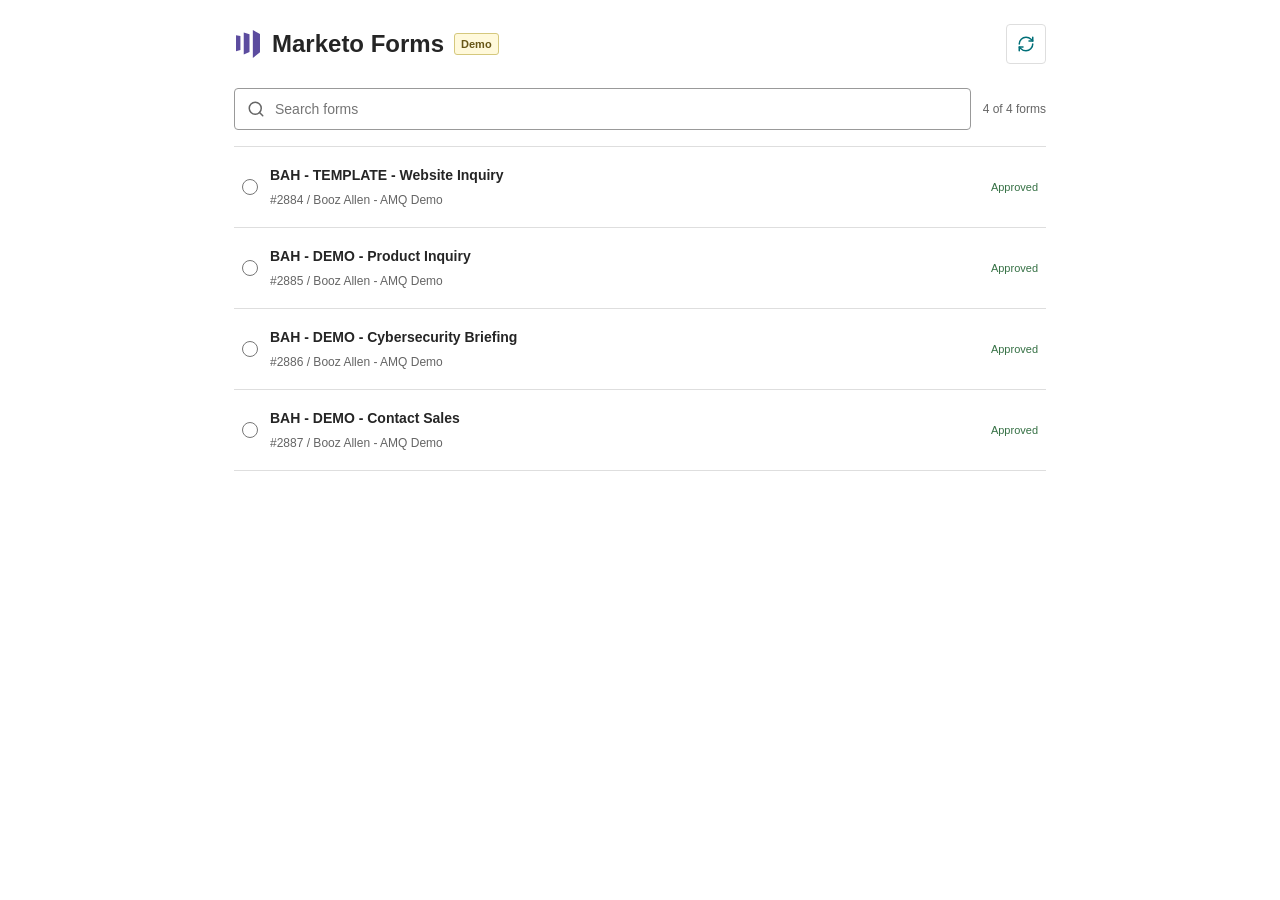
<file: tools/marketo-forms/index.html>
<!doctype html>
<html lang="en">
  <head>
    <meta charset="utf-8">
    <meta name="viewport" content="width=device-width, initial-scale=1">
    <title>Marketo Forms</title>
    <link rel="stylesheet" href="./marketo-forms.css">
    <script type="module" src="./marketo-forms.js"></script>
  </head>
  <body>
    <main>
      <header class="heading">
        <div><h1><img class="marketo-logo" src="./marketo_logo_icon_168994.svg" alt="" width="28" height="28">Marketo Forms <span class="demo">Demo</span></h1></div>
        <button id="refresh" class="icon-button" type="button" title="Refresh forms" aria-label="Refresh forms">
          <svg aria-hidden="true"><use href="./icons.svg#refresh"></use></svg>
        </button>
      </header>
      <div class="toolbar">
        <label class="search" for="query">
          <svg aria-hidden="true"><use href="./icons.svg#search"></use></svg>
          <input id="query" type="search" placeholder="Search forms" aria-label="Search forms by name, ID, or folder" autocomplete="off">
        </label>
        <p id="count" role="status">Loading forms...</p>
      </div>
      <section class="catalog" aria-label="Available forms" aria-busy="true">
        <ul id="forms" aria-label="Forms"></ul>
        <p id="empty" hidden>No matching forms.</p>
      </section>
      <section id="selection" class="selection" aria-label="Selected form" hidden>
        <h2 id="selected-name"></h2>
        <p id="selected-description"></p>
        <label for="form-url">Form URL</label>
        <div class="url-row">
          <input id="form-url" type="url" readonly spellcheck="false">
          <button id="copy" class="icon-button" type="button" title="Copy form URL" aria-label="Copy form URL">
            <svg aria-hidden="true"><use href="./icons.svg#copy"></use></svg>
          </button>
        </div>
      </section>
      <p id="message" class="message" role="status" aria-live="polite" aria-atomic="true"></p>
    </main>
  </body>
</html>
</file>
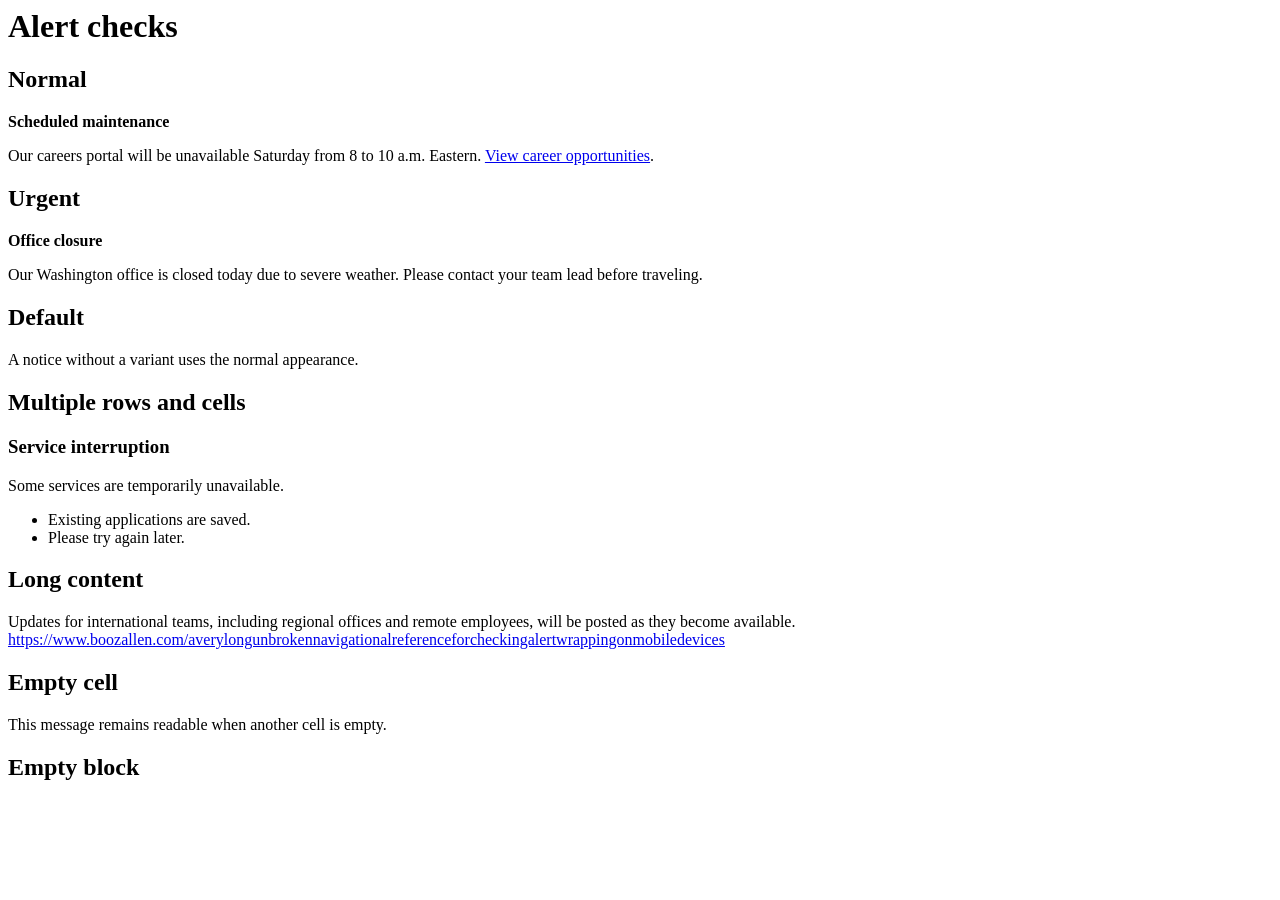
<file: content/drafts/alert-edge.html>
<body>
  <header></header>
  <main>
    <div>
      <h1>Alert checks</h1>
      <h2>Normal</h2>
      <div class="alert normal"><div><div><p><strong>Scheduled maintenance</strong></p><p>Our careers portal will be unavailable Saturday from 8 to 10 a.m. Eastern. <a href="https://www.boozallen.com/careers.html">View career opportunities</a>.</p></div></div></div>
      <h2>Urgent</h2>
      <div class="alert urgent"><div><div><p><strong>Office closure</strong></p><p>Our Washington office is closed today due to severe weather. Please contact your team lead before traveling.</p></div></div></div>
      <h2>Default</h2>
      <div class="alert"><div><div><p>A notice without a variant uses the normal appearance.</p></div></div></div>
      <h2>Multiple rows and cells</h2>
      <div class="alert urgent"><div><div><h3>Service interruption</h3></div><div><p>Some services are temporarily unavailable.</p></div></div><div><div><ul><li>Existing applications are saved.</li><li>Please try again later.</li></ul></div></div></div>
      <h2>Long content</h2>
      <div class="alert normal"><div><div><p>Updates for international teams, including regional offices and remote employees, will be posted as they become available. <a href="https://www.boozallen.com/">https://www.boozallen.com/averylongunbrokennavigationalreferenceforcheckingalertwrappingonmobiledevices</a></p></div></div></div>
      <h2>Empty cell</h2>
      <div class="alert normal"><div><div></div><div><p>This message remains readable when another cell is empty.</p></div></div></div>
      <h2>Empty block</h2>
      <div class="alert"><div><div></div></div></div>
    </div>
  </main>
  <footer></footer>
</body>
</file>
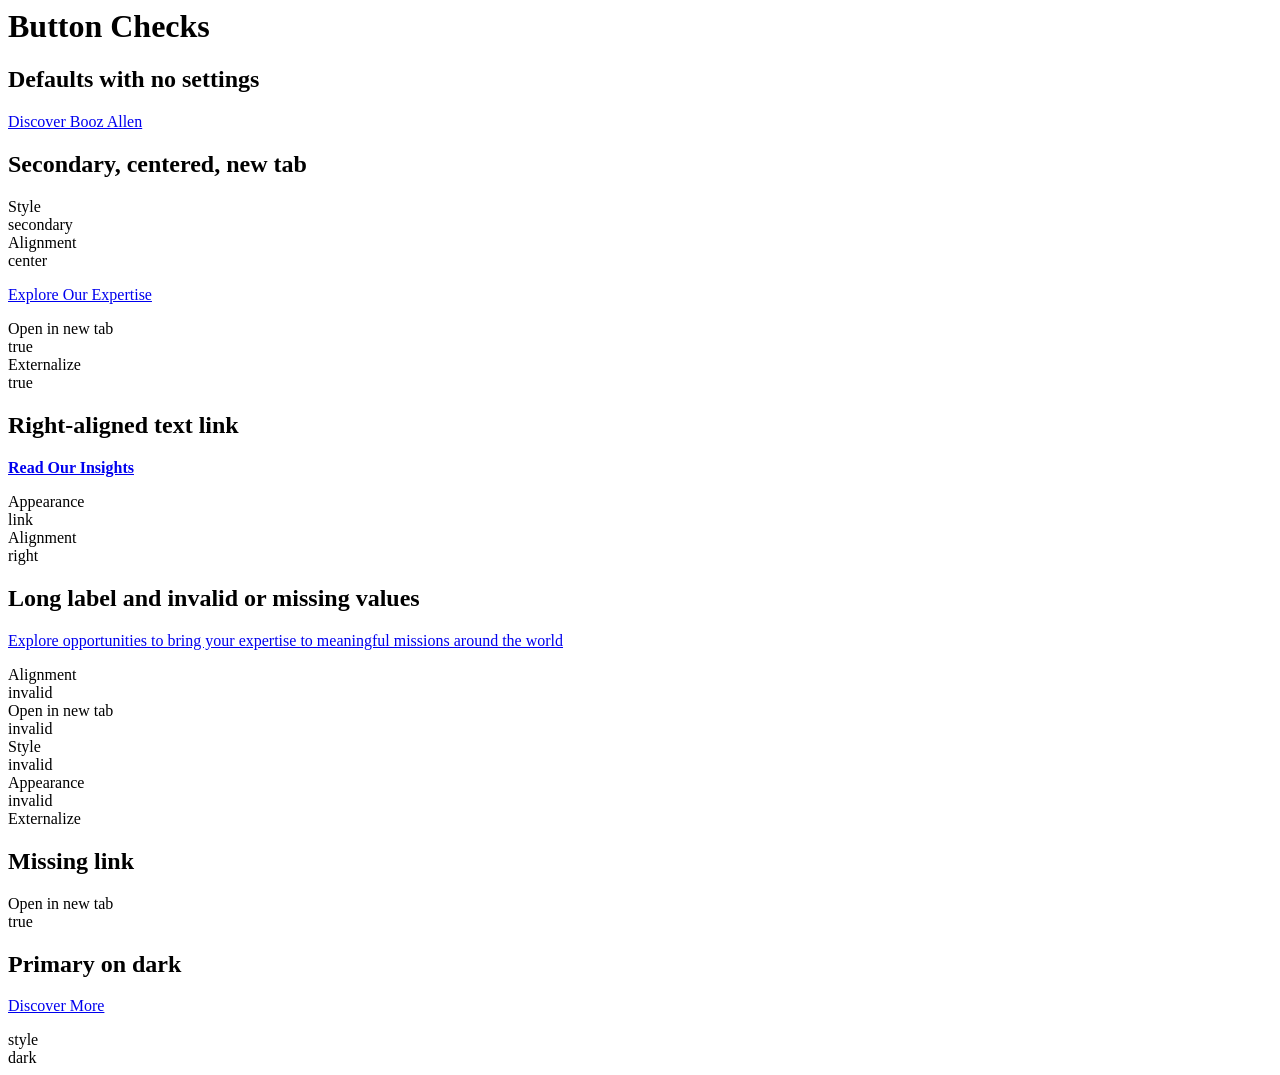
<file: content/drafts/button-edge.html>
<body>
  <header></header>
  <main>
    <div>
      <h1>Button Checks</h1>
      <h2>Defaults with no settings</h2>
      <div class="button">
        <div><div><p><a href="https://www.boozallen.com/">Discover Booz Allen</a></p></div></div>
      </div>
      <h2>Secondary, centered, new tab</h2>
      <div class="button">
        <div><div>Style</div><div>secondary</div></div>
        <div><div>Alignment</div><div>center</div></div>
        <div><div><p><a href="https://www.boozallen.com/expertise.html">Explore Our Expertise</a></p></div></div>
        <div><div>Open in new tab</div><div>true</div></div>
        <div><div>Externalize</div><div>true</div></div>
      </div>
      <h2>Right-aligned text link</h2>
      <div class="button">
        <div><div><p><strong><a href="https://www.boozallen.com/insights.html">Read Our Insights</a></strong></p></div></div>
        <div><div>Appearance</div><div>link</div></div>
        <div><div>Alignment</div><div>right</div></div>
      </div>
      <h2>Long label and invalid or missing values</h2>
      <div class="button">
        <div><div><p><a href="https://www.boozallen.com/careers.html">Explore opportunities to bring your expertise to meaningful missions around the world</a></p></div></div>
        <div><div>Alignment</div><div>invalid</div></div>
        <div><div>Open in new tab</div><div>invalid</div></div>
        <div><div>Style</div><div>invalid</div></div>
        <div><div>Appearance</div><div>invalid</div></div>
        <div><div>Externalize</div></div>
      </div>
      <h2>Missing link</h2>
      <div class="button">
        <div><div>Open in new tab</div><div>true</div></div>
      </div>
    </div>
    <div>
      <h2>Primary on dark</h2>
      <div class="button">
        <div><div><p><a href="https://www.boozallen.com/">Discover More</a></p></div></div>
      </div>
      <div class="section-metadata"><div><div>style</div><div>dark</div></div></div>
    </div>
  </main>
  <footer></footer>
</body>
</file>
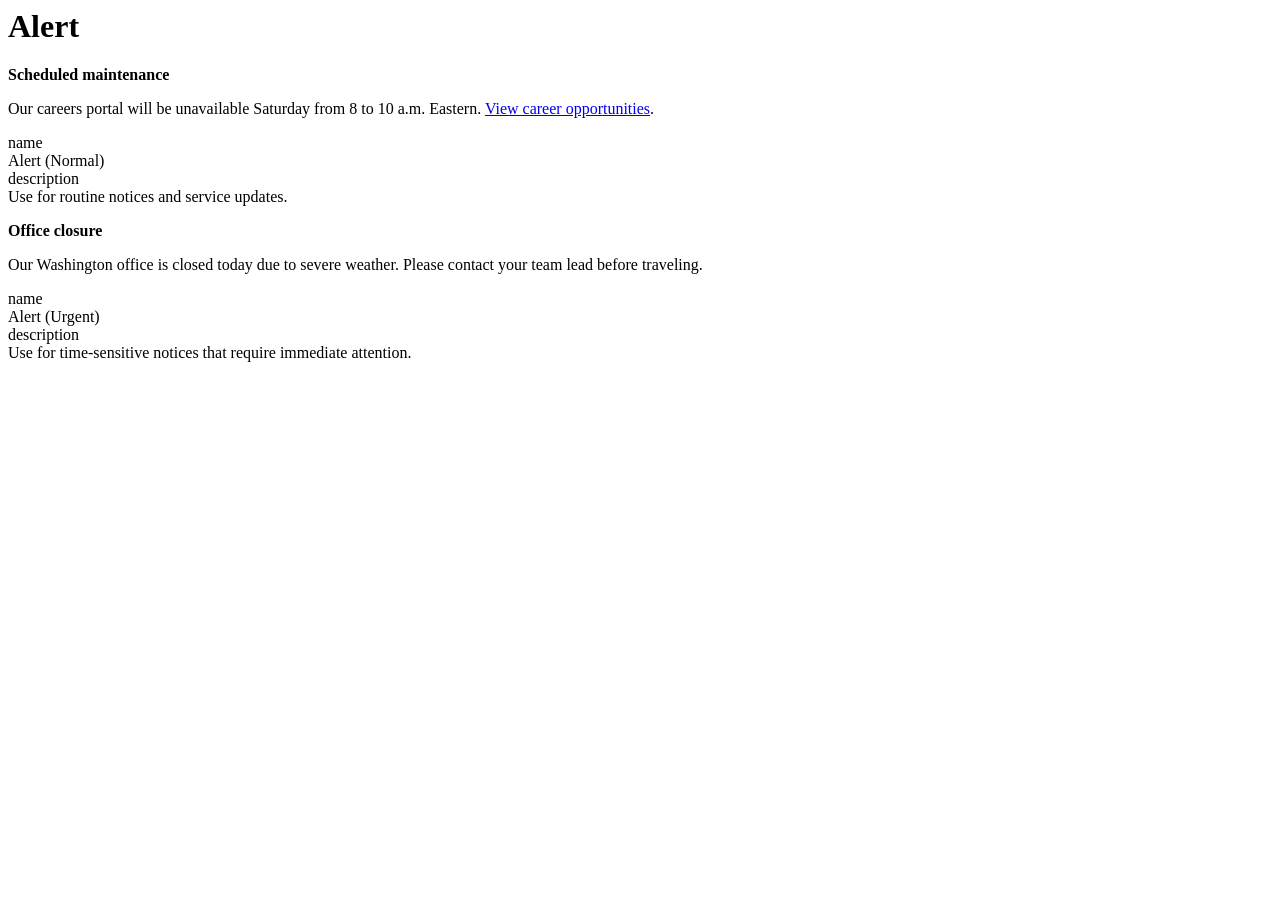
<file: content/docs/library/blocks/alert.html>
<body>
  <header></header>
  <main>
    <div>
      <h1>Alert</h1>
      <div class="alert normal">
        <div><div><p><strong>Scheduled maintenance</strong></p><p>Our careers portal will be unavailable Saturday from 8 to 10 a.m. Eastern. <a href="https://www.boozallen.com/careers.html">View career opportunities</a>.</p></div></div>
      </div>
      <div class="library-metadata">
        <div><div>name</div><div>Alert (Normal)</div></div>
        <div><div>description</div><div>Use for routine notices and service updates.</div></div>
      </div>
    </div>
    <div>
      <div class="alert urgent">
        <div><div><p><strong>Office closure</strong></p><p>Our Washington office is closed today due to severe weather. Please contact your team lead before traveling.</p></div></div>
      </div>
      <div class="library-metadata">
        <div><div>name</div><div>Alert (Urgent)</div></div>
        <div><div>description</div><div>Use for time-sensitive notices that require immediate attention.</div></div>
      </div>
    </div>
  </main>
  <footer></footer>
</body>
</file>
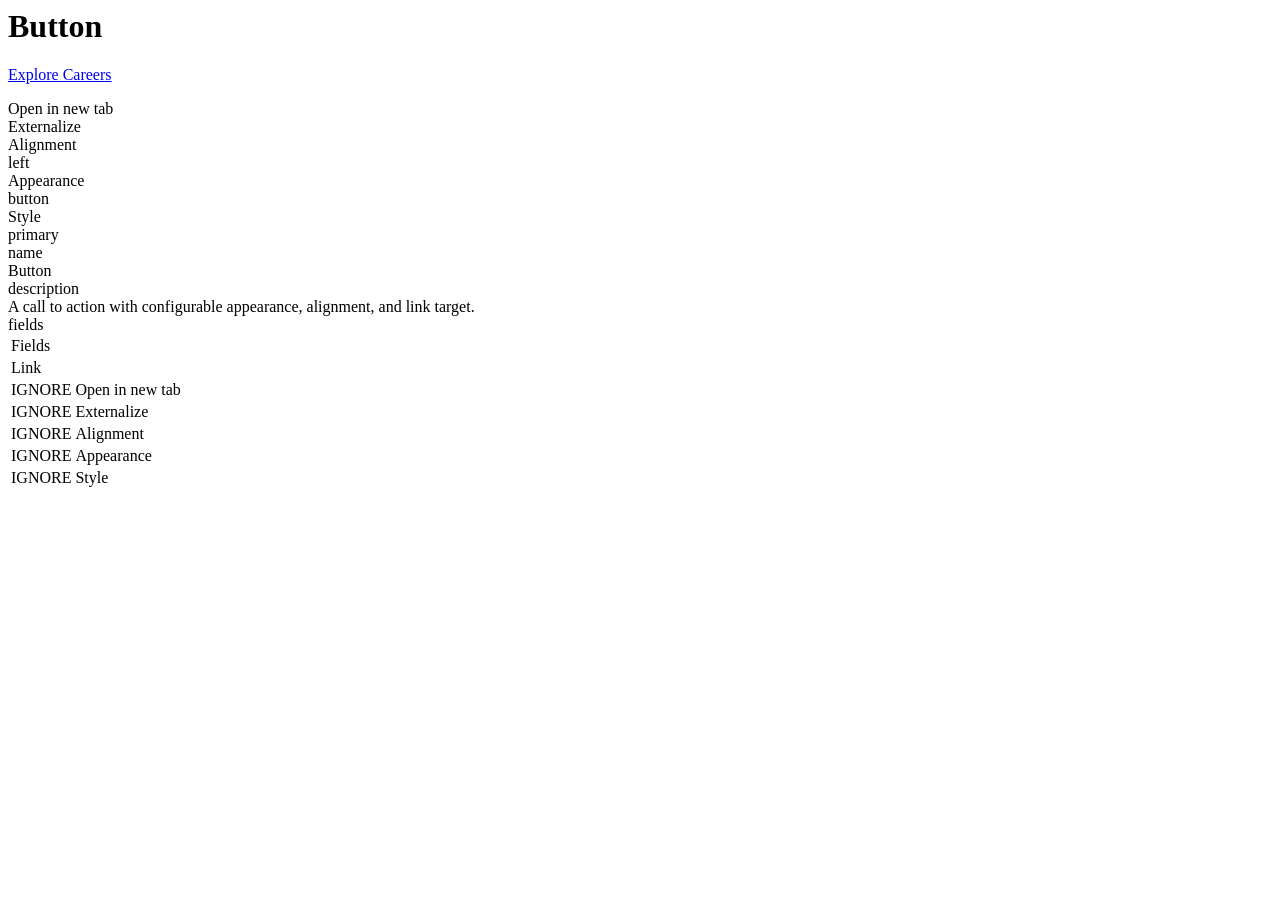
<file: content/docs/library/blocks/button.html>
<body>
  <header></header>
  <main>
    <div>
      <h1>Button</h1>
      <div class="button">
        <div><div><p><a href="https://www.boozallen.com/careers.html">Explore Careers</a></p></div></div>
        <div><div>Open in new tab</div><div></div></div>
        <div><div>Externalize</div><div></div></div>
        <div><div>Alignment</div><div>left</div></div>
        <div><div>Appearance</div><div>button</div></div>
        <div><div>Style</div><div>primary</div></div>
      </div>
      <div class="library-metadata">
        <div><div>name</div><div>Button</div></div>
        <div><div>description</div><div>A call to action with configurable appearance, alignment, and link target.</div></div>
        <div><div>fields</div><div>
          <table>
            <tr><td colspan="2">Fields</td></tr>
            <tr><td colspan="2"><p>Link</p></td></tr>
            <tr><td><p>IGNORE</p></td><td><p>Open in new tab</p></td></tr>
            <tr><td><p>IGNORE</p></td><td><p>Externalize</p></td></tr>
            <tr><td><p>IGNORE</p></td><td><p>Alignment</p></td></tr>
            <tr><td><p>IGNORE</p></td><td><p>Appearance</p></td></tr>
            <tr><td><p>IGNORE</p></td><td><p>Style</p></td></tr>
          </table>
        </div></div>
      </div>
    </div>
  </main>
  <footer></footer>
</body>
</file>
<file: tools/marketo-forms/marketo-forms.css>
:root {
    font-family: "Adobe Clean", "Trebuchet MS", sans-serif;
    font-size: 14px;
    color: #252525;
    background: #fff;

    --accent: #006f78;
    --muted: #656565;
    --line: #dedede;
}

* {
    box-sizing: border-box;
}

body {
    margin: 0;
}

main {
    max-width: 860px;
    margin: auto;
    padding: 24px;
}

button,
input {
    font: inherit;
}

button,
input[type="radio"] {
    cursor: pointer;
}

[hidden] {
    display: none !important;
}

.heading {
    display: flex;
    align-items: center;
    justify-content: space-between;
    gap: 12px;
}

.eyebrow {
    margin: 0 0 6px;
    color: var(--muted);
    font-size: 12px;
    font-weight: 700;
}

h1 {
    display: flex;
    flex-wrap: wrap;
    align-items: center;
    gap: 10px;
    margin: 0;
    font-size: 24px;
    line-height: 1.3;
}

.demo {
    padding: 3px 6px;
    border: 1px solid #d5c87d;
    border-radius: 3px;
    color: #675616;
    background: #fff9db;
    font-size: 11px;
    font-weight: 600;
}

.icon-button {
    display: grid;
    flex: 0 0 40px;
    place-items: center;
    width: 40px;
    height: 40px;
    padding: 0;
    border: 1px solid var(--line);
    border-radius: 4px;
    background: #fff;
    color: var(--accent);
}

.icon-button:hover {
    border-color: var(--accent);
    background: #eff8f8;
}

.icon-button:disabled {
    cursor: progress;
    opacity: 0.5;
}

.marketo-logo {
    display: block;
    flex-shrink: 0;
    width: 28px;
    height: 28px;
}

svg {
    width: 18px;
    height: 18px;
    fill: none;
    stroke: currentcolor;
    stroke-width: 2;
    stroke-linecap: round;
    stroke-linejoin: round;
}

.toolbar {
    display: flex;
    flex-wrap: wrap;
    align-items: center;
    gap: 12px;
    margin-top: 24px;
    padding-bottom: 16px;
    border-bottom: 1px solid var(--line);
}

.search {
    display: flex;
    flex: 1 1 220px;
    align-items: center;
    gap: 8px;
    min-width: 0;
    padding: 0 12px;
    border: 1px solid #999;
    border-radius: 4px;
}

.search svg {
    flex-shrink: 0;
    color: var(--muted);
}

.search input {
    width: 100%;
    min-width: 0;
    height: 40px;
    border: 0;
    outline: none;
    background: transparent;
}

.search:focus-within {
    outline: 2px solid var(--accent);
    outline-offset: 2px;
}

#count {
    margin: 0;
    color: var(--muted);
    font-size: 12px;
    font-variant-numeric: tabular-nums;
}

#forms {
    margin: 0;
    padding: 0;
    list-style: none;
}

#forms li {
    border-bottom: 1px solid var(--line);
}

.form-option {
    display: flex;
    align-items: center;
    gap: 12px;
    min-height: 80px;
    padding: 16px 8px;
    cursor: pointer;
}

.form-option:hover {
    background: #f5f7f7;
}

.form-option:has(input:checked) {
    background: #edf7f7;
    box-shadow: inset 3px 0 var(--accent);
}

.form-option input {
    flex-shrink: 0;
    width: 16px;
    height: 16px;
    margin: 0;
    accent-color: var(--accent);
}

.form-content {
    display: grid;
    flex: 1;
    gap: 6px;
    min-width: 0;
}

.form-name {
    font-weight: 600;
    line-height: 1.5;
    overflow-wrap: anywhere;
}

.form-details {
    color: var(--muted);
    font-size: 12px;
    line-height: 1.4;
    overflow-wrap: anywhere;
}

.form-status {
    flex-shrink: 0;
    color: #357044;
    font-size: 11px;
    text-transform: capitalize;
}

#empty {
    padding: 24px 0;
    color: var(--muted);
}

.selection {
    margin-top: 24px;
    padding-top: 4px;
}

h2 {
    margin: 0 0 8px;
    font-size: 16px;
    line-height: 1.5;
    overflow-wrap: anywhere;
}

#selected-description {
    margin: 0 0 20px;
    color: var(--muted);
    font-size: 12px;
    line-height: 1.6;
    overflow-wrap: anywhere;
}

.selection > label {
    display: block;
    margin-bottom: 8px;
    font-size: 12px;
    font-weight: 600;
}

.url-row {
    display: flex;
    gap: 8px;
}

#form-url {
    width: 100%;
    min-width: 0;
    height: 40px;
    padding: 8px;
    border: 1px solid var(--line);
    border-radius: 4px;
    background: #fafafa;
    font-size: 12px;
}

.message {
    min-height: 36px;
    margin: 12px 0 0;
    color: var(--accent);
    font-size: 12px;
    line-height: 1.5;
    overflow-wrap: anywhere;
}

:focus-visible {
    outline: 2px solid var(--accent);
    outline-offset: 3px;
}

@media (width <= 400px) {
    main {
        padding: 16px;
    }

    .form-option {
        flex-wrap: wrap;
    }

    .form-status {
        margin-left: 28px;
    }
}
</file>
